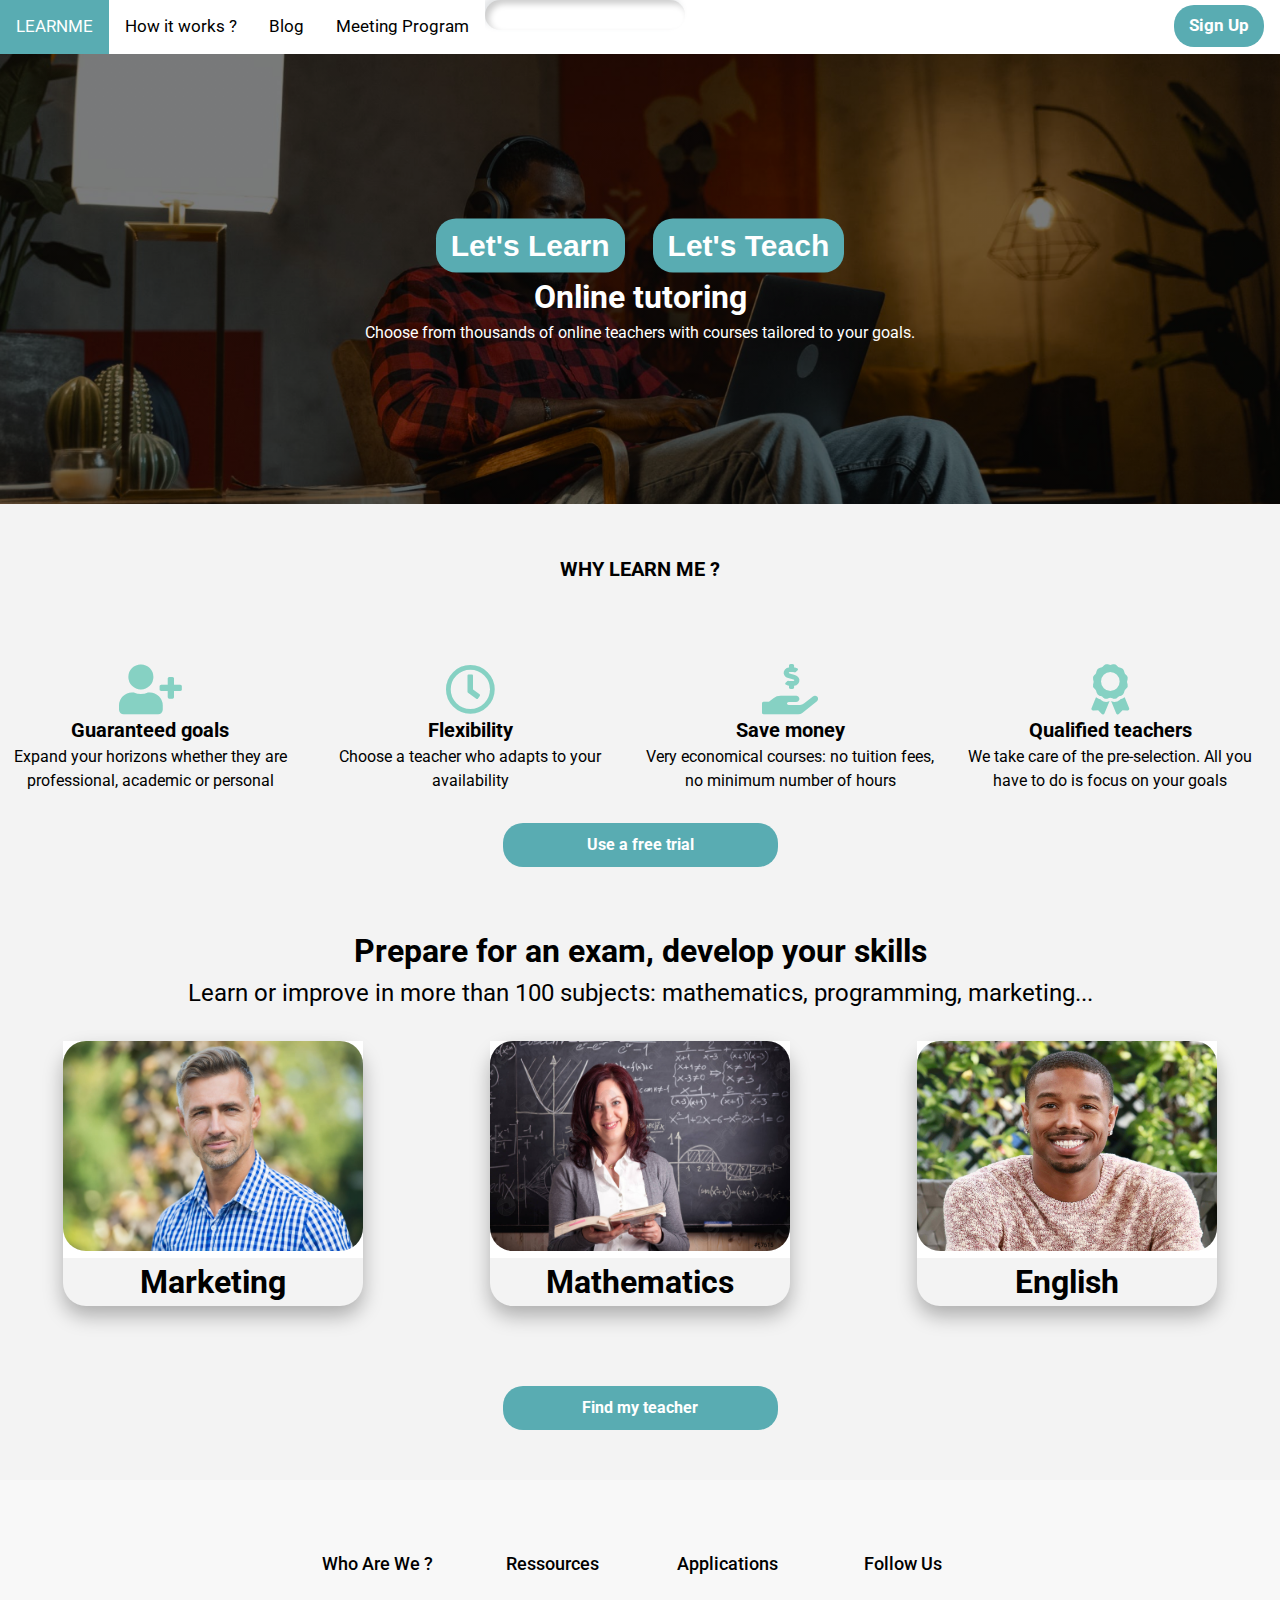
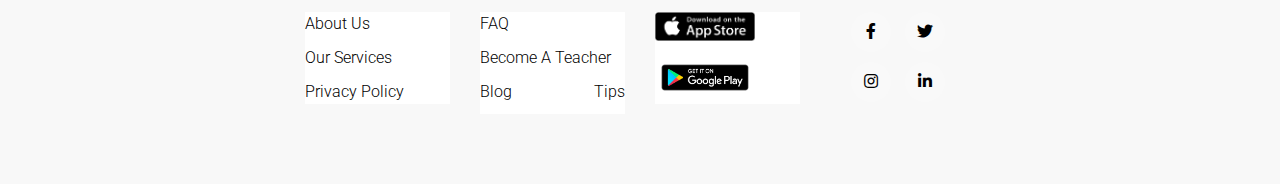
<file: index.html>
<!DOCTYPE html>
<html>
<head>
	<meta charset="utf-8">
	<title></title>
	<link rel="stylesheet" type="text/css" href="CSS/style.css">
    <link href="https://use.fontawesome.com/releases/v5.6.1/css/all.css" rel="stylesheet">
   <link href="https://fonts.googleapis.com/css2?family=Lato&display=swap" rel="stylesheet">
</head>

<header>
    <div class="topnav">
		  <a class="active" href="#home">LEARNME</a>
		  <a href="#about">How it works ?</a>
		  <a href="#contact">Blog</a>
		  <a href="#contact">Meeting Program</a>
		  <a class="button"  href="">Sign Up</a>
		  <!-- <input type="text" placeholder="Search.."> -->
		  <div class="search-container">
        <input type="text" name="search" placeholder="Search..." class="search-input">
 </div>
	</div>
</header>

<body>

	<div class="hero-image">
<div class="hero-text">
    <button class="button">Let's Learn</button>
    <button class="buttton">Let's Teach</button>
    <h1 >Online tutoring</h1>
    <p>Choose from thousands of online teachers with courses tailored to your goals.</p>
  </div>
</div>

<!-- Section bénéfice -->

<section class="benefit">
	<h2 class="h2bénéfice"> Why Learn Me ?</h2>
	<div class="row">
		<div class="item">
			<div class="pic"><i class="fas fa-user-plus"></i></span></div>
				<h3 class="h3bénéfice">Guaranteed goals</h3>
					<p class="pbénéfice">Expand your horizons whether they are professional, academic or personal</p></div>

			<div class="item">
				<div class="pic">
					<i class="far fa-clock"></i></div>
					<h3 class="h3bénéfice">Flexibility</h3>
					<p class="pbénéfice">Choose a teacher who adapts to your availability</p></div>

					<div class="item">
						<div class="pic">
							<i class="fas fa-hand-holding-usd"></i></div>
							<h3 class="h3bénéfice">Save money</h3>
						<p class="pbénéfice">Very economical courses: no tuition fees, no minimum number of hours</p></div>

						<div class="item">
							<div class="pic">
								<i class="fas fa-award"></i></div>
								<h3 class="h3bénéfice">Qualified teachers</h3>
								<p class="pbénéfice">We take care of the pre-selection. All you have to do is focus on your goals</p>
							</div>
	</div>

	<div>
		<a href="" class="free">Use a free trial</a>
	</div>
</section>

<!-- Section card -->

<section>

	<h1 class ='h1teacher'>Prepare for an exam, develop your skills</h1>
  <h2 class="h2teacher">Learn or improve in more than 100 subjects: mathematics, programming, marketing...</h2>

    <div class ='cards'>

      <div class="card">
        <a href=""><img src="images-learnme/prof1.jpg" alt="Dirk LearnMe" style="width:100%"></a>
        <h1>Marketing</h1>
        
      </div>

      <div class="card">
        <a href=""><img src="images-learnme/prof2.jpg" alt="Sophia LearnMe" style="width:100%"></a>
        <h1>Mathematics</h1>
        
      </div>

      <div class="card">
        <a href=""><img src="images-learnme/prof3.jpeg" alt="Hector LearnMe" style="width:100%"></a>
        <h1>English</h1>
        
      </div>

     
      </div>

      <div>
        <a href="" class="find">Find my teacher</a>
      </div>
</section>

<footer class="footer">
     <div class="container">
      <div class="rowfooter">
        <div class="footer-col">
          <h4>Who are we ?</h4>
          <ul>
            <li><a href="#">About us</a></li>
            <li><a href="#">Our services</a></li>
            <li><a href="#">Privacy policy</a></li>
          </ul>
        </div>
        <div class="footer-col">
          <h4>Ressources</h4>
          <ul>
           <li><a href="#">FAQ</a></li>
            <li><a href="#">Become a teacher</a></li>
            <li><a href="#">Blog</a></li>
            <li><a href="#">Tips</a></li>
          </ul>
        </div>
        <div class="footer-col">
          <h4>Applications</h4>
          <ul>
            <li><a href="#"><img src="images-learnme/apple-button.png" width="100px"></a></li>
            <li><a href="#"><img src="images-learnme/google-button.png" width="100px"></a></li>
          </ul>
        </div>
        <div class="footer-col">
          <h4>follow us</h4>
          <div class="social-links">
            <a href="#"><i class="fab fa-facebook-f"></i></a>
            <a href="#"><i class="fab fa-twitter"></i></a>
            <a href="#"><i class="fab fa-instagram"></i></a>
            <a href="#"><i class="fab fa-linkedin-in"></i></a>
          </div>
        </div>
      </div>
     </div>
  </footer>

</body>
</html>
</file>
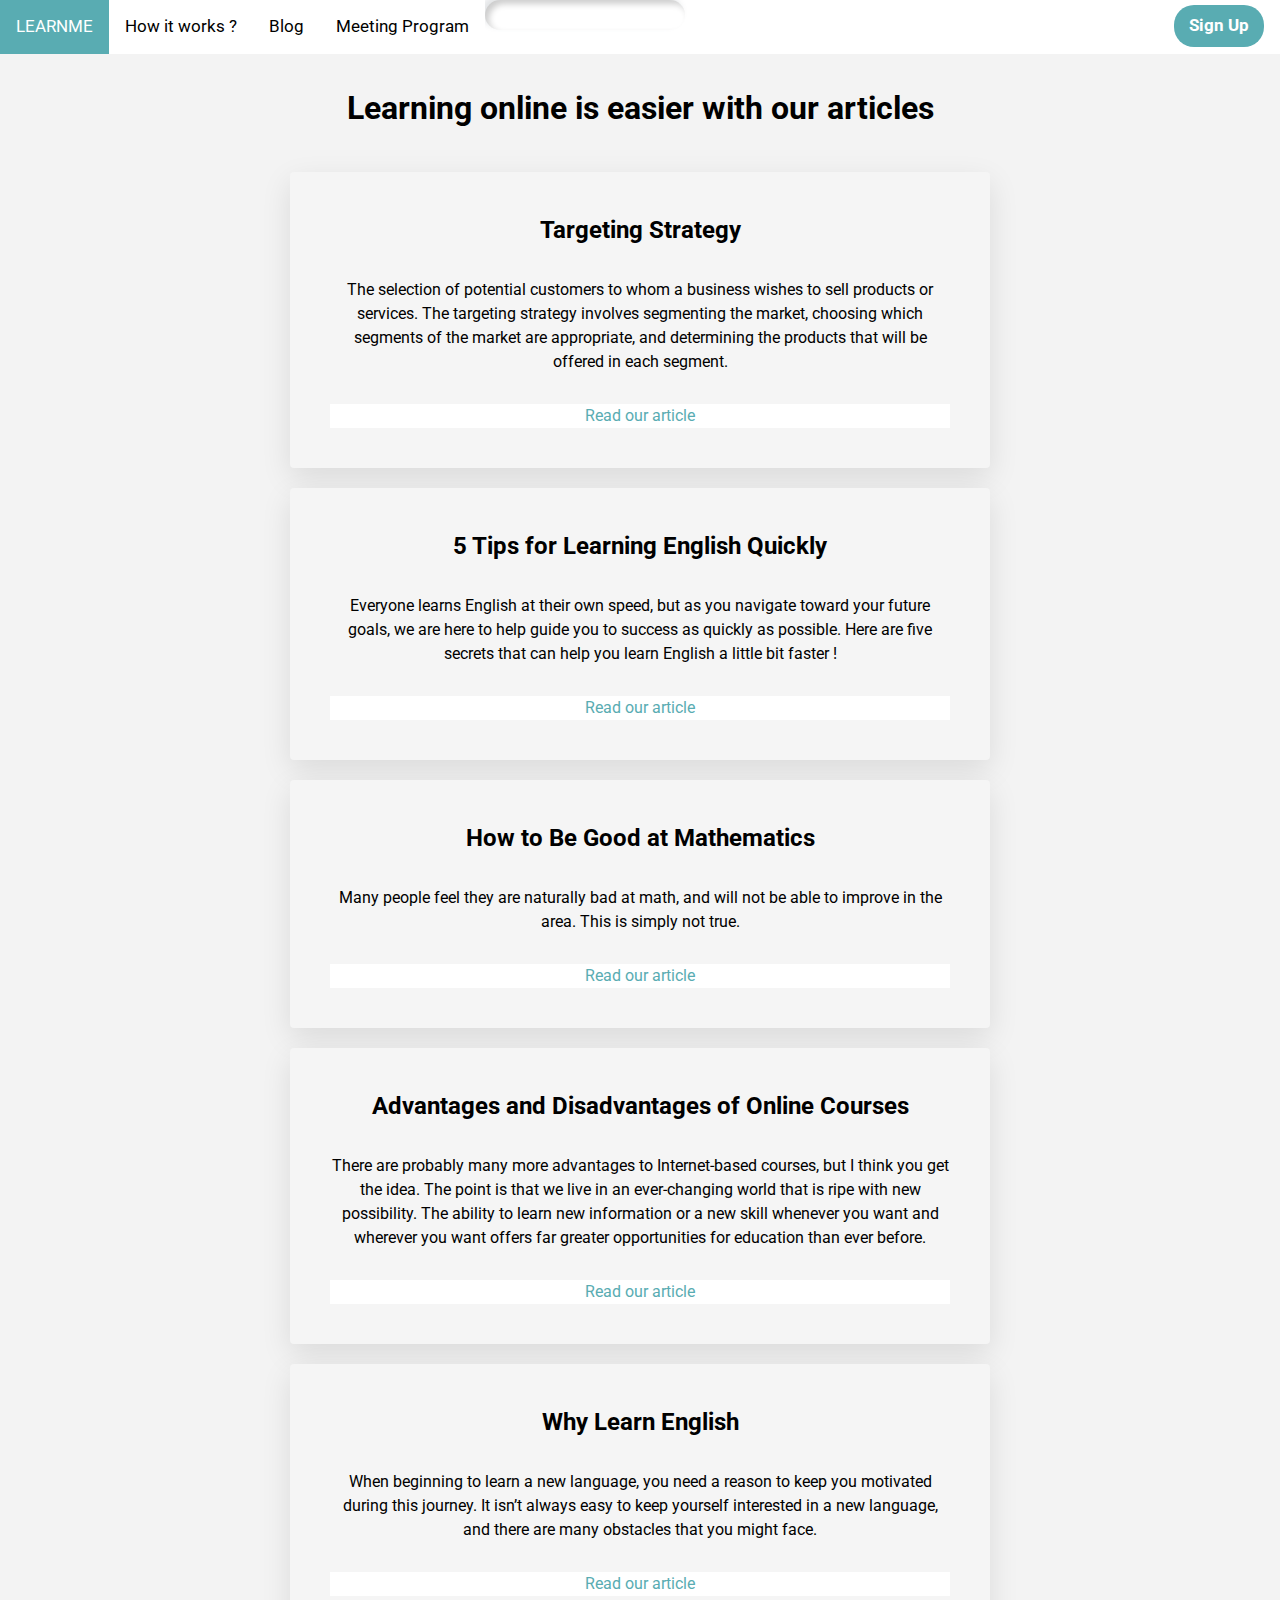
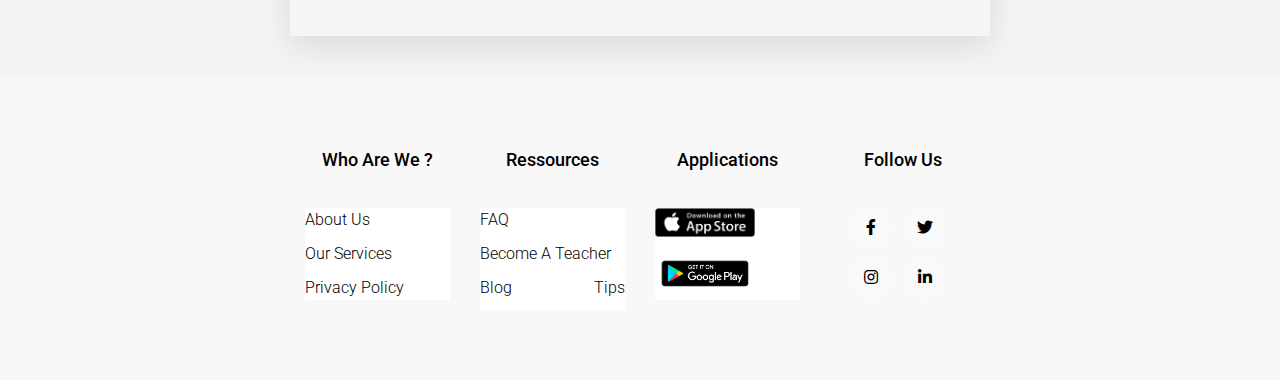
<file: blog.html>
<!DOCTYPE html>
<html>
<head>
	<meta charset="utf-8">
	<title></title>
	<link rel="stylesheet" type="text/css" href="CSS/style.css">
    <link href="https://use.fontawesome.com/releases/v5.6.1/css/all.css" rel="stylesheet">
   <link href="https://fonts.googleapis.com/css2?family=Lato&display=swap" rel="stylesheet">
</head>

<header>
    <div class="topnav">
		  <a class="active" href="#home">LEARNME</a>
		  <a href="#about">How it works ?</a>
		  <a href="#contact">Blog</a>
		  <a href="#contact">Meeting Program</a>
		  <a class="button"  href="">Sign Up</a>
		  <!-- <input type="text" placeholder="Search.."> -->
		  <div class="search-container">
        <input type="text" name="search" placeholder="Search..." class="search-input">
 </div>
	</div>

</header>
<body class="bodyblog">

	<h1 class="h1blog">Learning online is easier with our articles</h1>

	<div class="blog-container">

		<div class="card-blog">
			<h2 class="h2bcardblog">Targeting Strategy</h2>
			<p class="pblog">The selection of potential customers to whom a business wishes to sell products or services. The targeting strategy involves segmenting the market, choosing which segments of the market are appropriate, and determining the products that will be offered in each segment.</p>
			<a href="" class="ablog">Read our article</a>

		</div>

		<div class="card-blog">
			<h2 class="h2bcardblog">5 Tips for Learning English Quickly</h2>
			<p class="pblog">Everyone learns English at their own speed, but as you navigate toward your future goals, we are here to help guide you to success as quickly as possible. Here are five secrets that can help you learn English a little bit faster !</p>
			<a href="" class="ablog">Read our article</a>

		</div>

		<div class="card-blog">
			<h2 class="h2bcardblog">How to Be Good at Mathematics</h2>
			<p class="pblog">Many people feel they are naturally bad at math, and will not be able to improve in the area. This is simply not true.</p>
			<a href="" class="ablog">Read our article</a>

		</div>

		<div class="card-blog">
			<h2 class="h2bcardblog">Advantages and Disadvantages of Online Courses</h2>
			<p class="pblog">There are probably many more advantages to Internet-based courses, but I think you get the idea. The point is that we live in an ever-changing world that is ripe with new possibility. The ability to learn new information or a new skill whenever you want and wherever you want offers far greater opportunities for education than ever before. </p>
			<a href="" class="ablog">Read our article</a>

		</div>

		<div class="card-blog">
			<h2 class="h2bcardblog">Why Learn English</h2>
			<p class="pblog">When beginning to learn a new language, you need a reason to keep you motivated during this journey. It isn’t always easy to keep yourself interested in a new language, and there are many obstacles that you might face.</p>
			<a href="" class="ablog">Read our article</a>

		</div>




	</div>
<footer class="footer">
     <div class="container">
      <div class="rowfooter">
        <div class="footer-col">
          <h4>Who are we ?</h4>
          <ul>
            <li><a href="#">About us</a></li>
            <li><a href="#">Our services</a></li>
            <li><a href="#">Privacy policy</a></li>
          </ul>
        </div>
        <div class="footer-col">
          <h4>Ressources</h4>
          <ul>
           <li><a href="#">FAQ</a></li>
            <li><a href="#">Become a teacher</a></li>
            <li><a href="#">Blog</a></li>
            <li><a href="#">Tips</a></li>
          </ul>
        </div>
        <div class="footer-col">
          <h4>Applications</h4>
          <ul>
            <li><a href="#"><img src="images-learnme/apple-button.png" width="100px"></a></li>
            <li><a href="#"><img src="images-learnme/google-button.png" width="100px"></a></li>
          </ul>
        </div>
        <div class="footer-col">
          <h4>follow us</h4>
          <div class="social-links">
            <a href="#"><i class="fab fa-facebook-f"></i></a>
            <a href="#"><i class="fab fa-twitter"></i></a>
            <a href="#"><i class="fab fa-instagram"></i></a>
            <a href="#"><i class="fab fa-linkedin-in"></i></a>
          </div>
        </div>
      </div>
     </div>
  </footer>

</body>
</html>
</file>
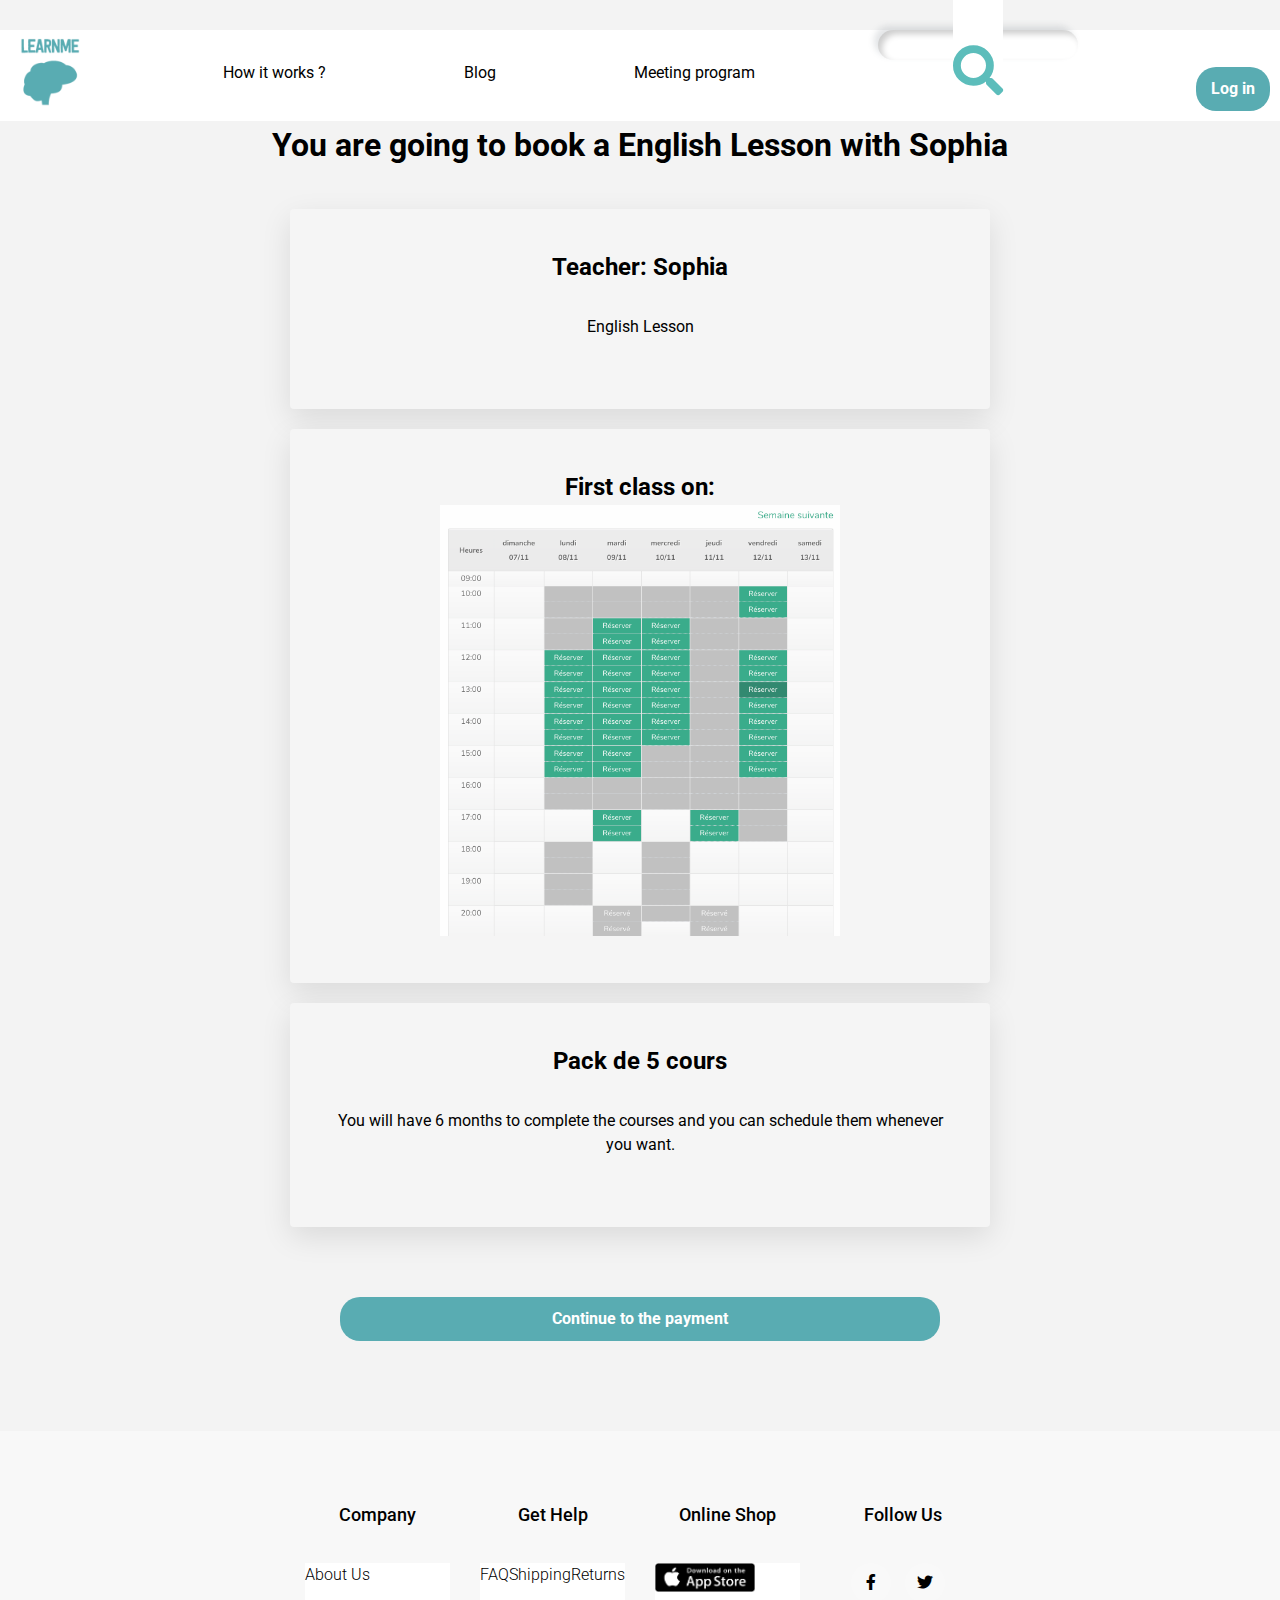
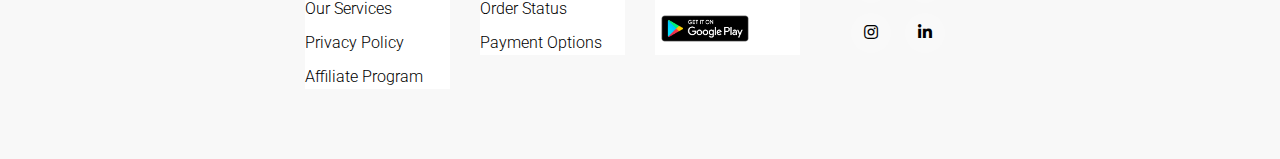
<file: booking-page.html>
<!DOCTYPE html>
<html>
<head>
	<title>Booking Page</title>
	<link rel="stylesheet" type="text/css" href="CSS/style.css">
	<link href="https://use.fontawesome.com/releases/v5.6.1/css/all.css" rel="stylesheet">
    <link href="https://fonts.googleapis.com/css2?family=Lato&display=swap" rel="stylesheet">
</head>

  <header>
    <div class="navbar">
      <ul>
        <li><p><a href=""><img src="images-learnme/learnme.png" width="100px" alt="Learn Me"></a></p></li>
        <li><p style="line-height:65px;"><a href="" class="btn-white-without-border">How it works ?</a></p></li>
        <li><p style="line-height:65px;"><a href="" class="btn-white-without-border">Blog</a></p></li>
        <li><p style="line-height:65px;"><a href="" class="btn-white-without-border">Meeting program</a></p></li>
        <li><p class="search-container"> <input type="text" name="search" placeholder="Search..." class="search-input"> <a href="#" class="search-btn"><i class="fas fa-search"></i></a></p></li>
        <li><p><a href="" id="login-navbar" class="btn-green">Log in</a></p></li>
      </ul>
    </div>
  </header>

<body class="bodyhiw">

	<h1 class="h1hiw">You are going to book a English Lesson with Sophia</h1>

	<div class="hiw-container">

		<div class="step1-hiw">
			<h2 class="h2hiw">Teacher: Sophia</h2>
			<p class="phiw">English Lesson</p>
    </div>
 
    <div class="step2-hiw">
      <h2 class="h2hiw">First class on:</h2>
      <img src="images-learnme/calendar.png" width="400px">
    </div>

    <div class="step3-hiw">
      <h2 class="h2hiw">Pack de 5 cours</h2>
      <p class="phiw">You will have 6 months to complete the courses and you can schedule them whenever you want.</p>
    </div>

    <div class="buttonhiw">
      <p><a href="" class="btn-green">Continue to the payment</a></p>
    </div>

	</div>


<footer class="footer">
     <div class="container">
      <div class="rowfooter">
        <div class="footer-col">
          <h4>company</h4>
          <ul>
            <li><a href="#">about us</a></li>
            <li><a href="#">our services</a></li>
            <li><a href="#">privacy policy</a></li>
            <li><a href="#">affiliate program</a></li>
          </ul>
        </div>
        <div class="footer-col">
          <h4>get help</h4>
          <ul>
            <li><a href="#">FAQ</a></li>
            <li><a href="#">shipping</a></li>
            <li><a href="#">returns</a></li>
            <li><a href="#">order status</a></li>
            <li><a href="#">payment options</a></li>
          </ul>
        </div>
        <div class="footer-col">
          <h4>online shop</h4>
          <ul>
            <li><a href="#"><img src="images-learnme/apple-button.png" width="100px"></a></li>
            <li><a href="#"><img src="images-learnme/google-button.png" width="100px"></a></li>
          </ul>
        </div>
        <div class="footer-col">
          <h4>follow us</h4>
          <div class="social-links">
            <a href="#"><i class="fab fa-facebook-f"></i></a>
            <a href="#"><i class="fab fa-twitter"></i></a>
            <a href="#"><i class="fab fa-instagram"></i></a>
            <a href="#"><i class="fab fa-linkedin-in"></i></a>
          </div>
        </div>
      </div>
     </div>
  </footer>
</body>
</html>
</file>
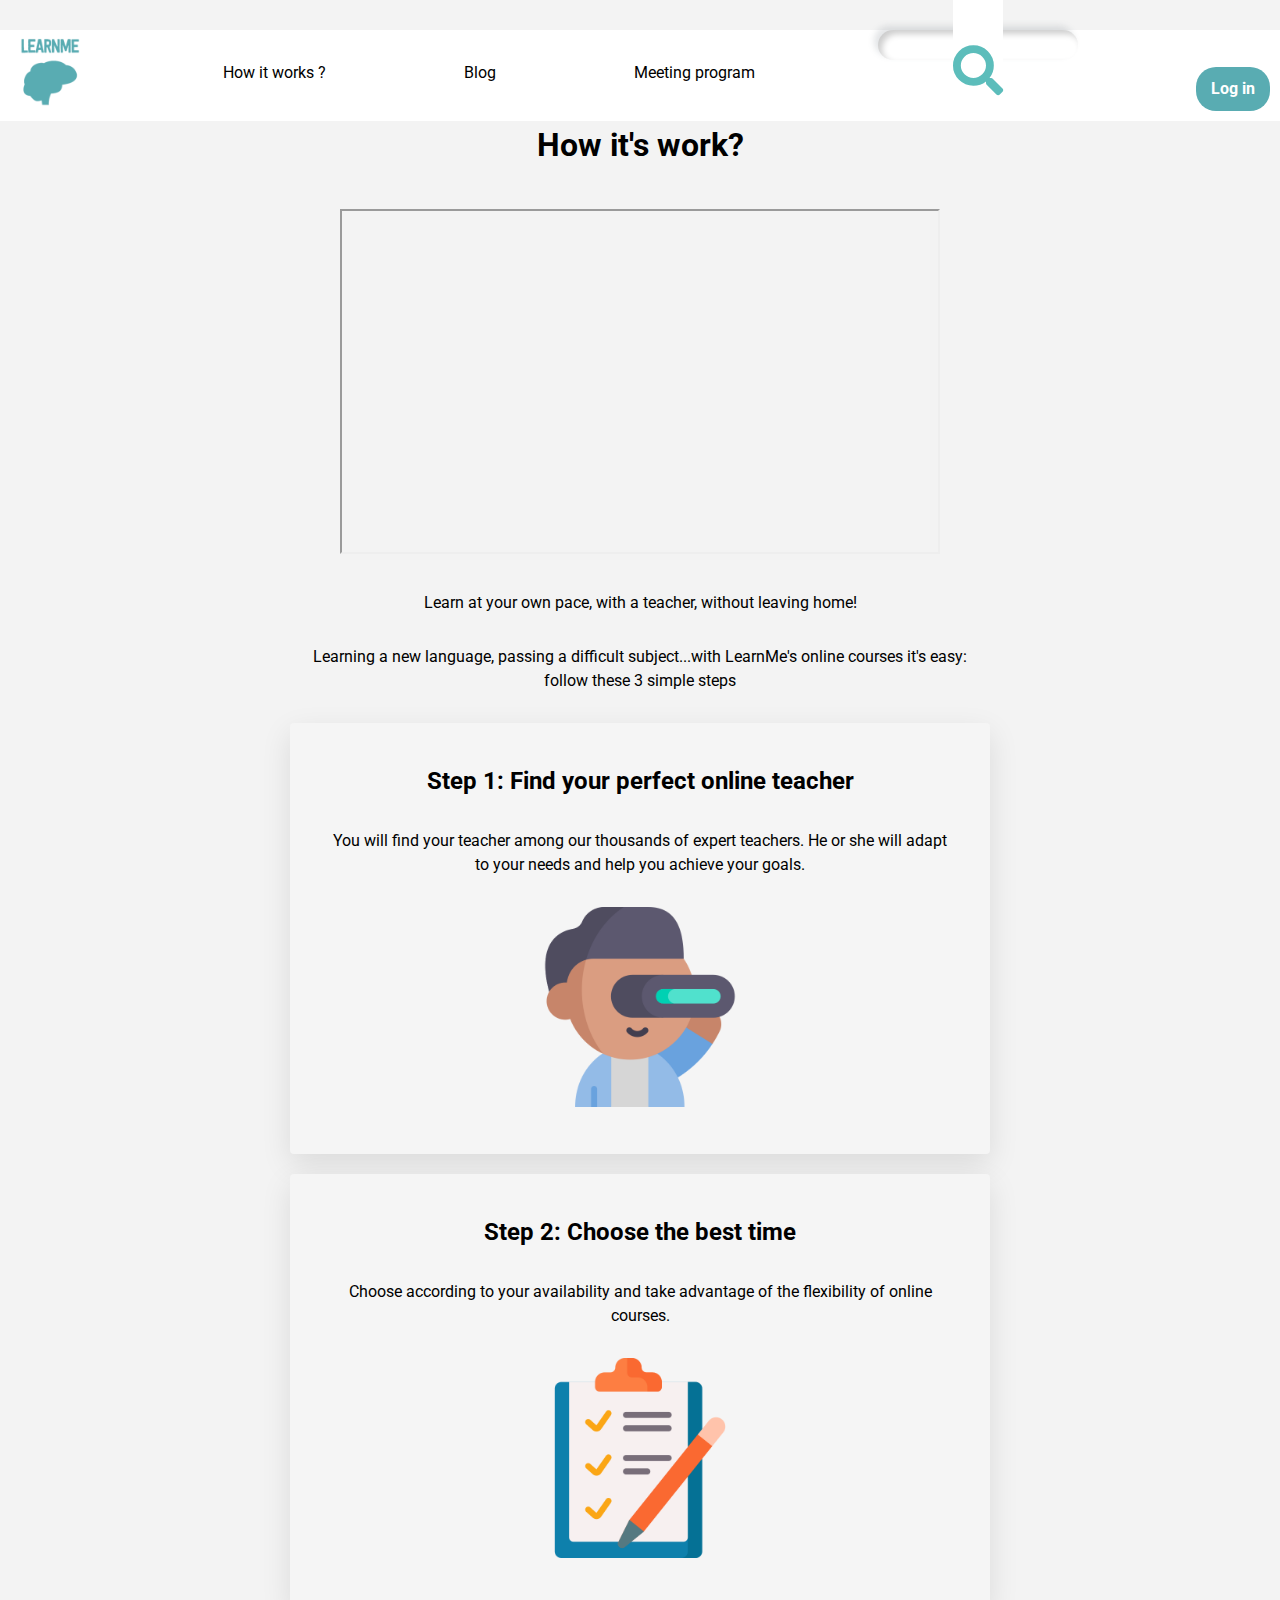
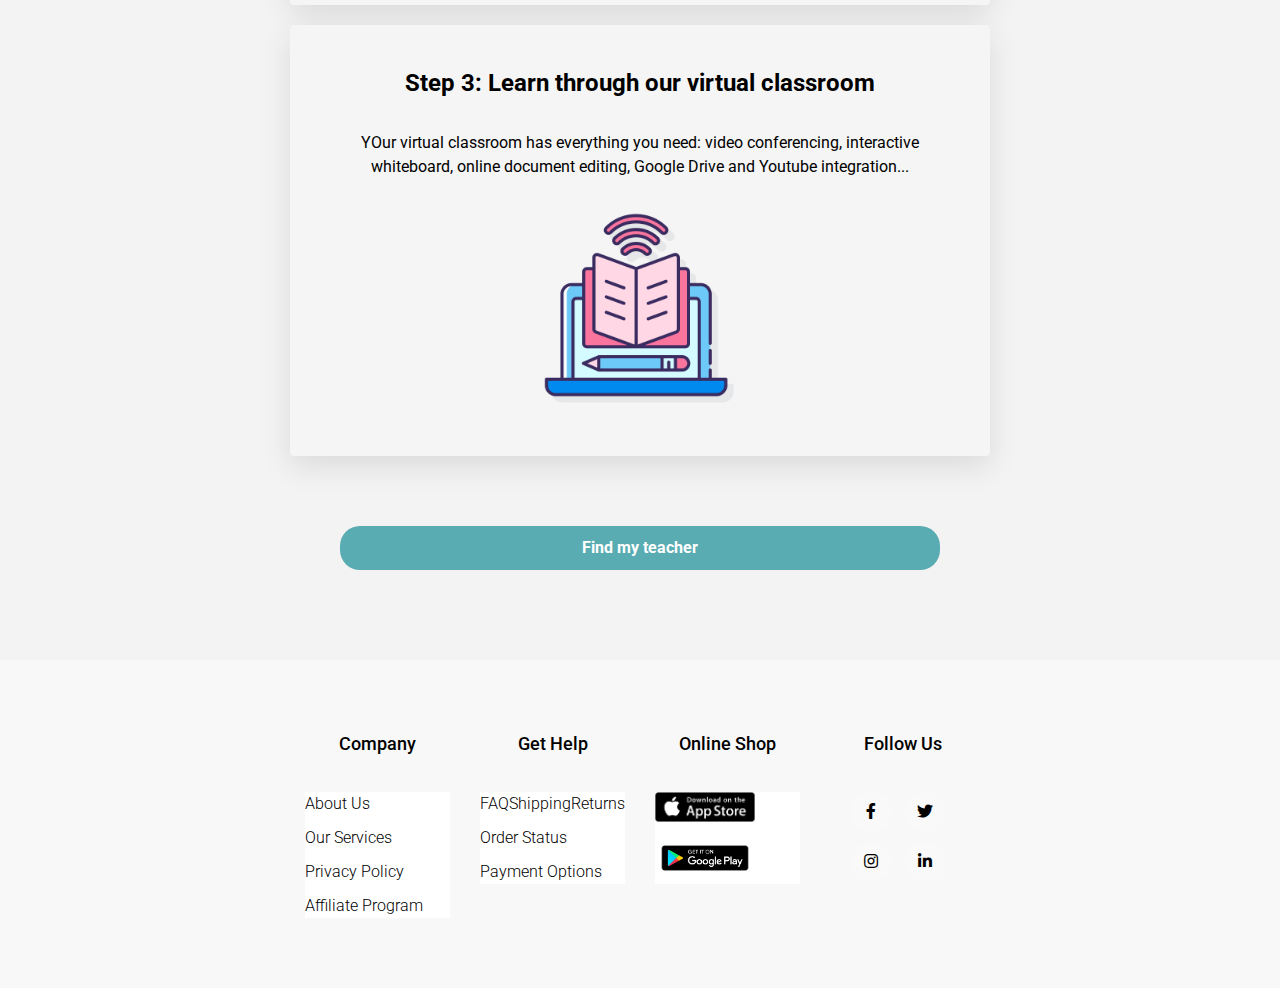
<file: how-it-work.html>
<!DOCTYPE html>
<html>
<head>
	<title>How LearnMe is working?</title>
	<link rel="stylesheet" type="text/css" href="CSS/style.css">
	<link href="https://use.fontawesome.com/releases/v5.6.1/css/all.css" rel="stylesheet">
    <link href="https://fonts.googleapis.com/css2?family=Lato&display=swap" rel="stylesheet">
</head>

  <header>
    <div class="navbar">
      <ul>
        <li><p><a href=""><img src="images-learnme/learnme.png" width="100px" alt="Learn Me"></a></p></li>
        <li><p style="line-height:65px;"><a href="" class="btn-white-without-border">How it works ?</a></p></li>
        <li><p style="line-height:65px;"><a href="" class="btn-white-without-border">Blog</a></p></li>
        <li><p style="line-height:65px;"><a href="" class="btn-white-without-border">Meeting program</a></p></li>
        <li><p class="search-container"> <input type="text" name="search" placeholder="Search..." class="search-input"> <a href="#" class="search-btn"><i class="fas fa-search"></i></a></p></li>
        <li><p><a href="" id="login-navbar" class="btn-green">Log in</a></p></li>
      </ul>
    </div>
  </header>

<body class="bodyhiw">

	<h1 class="h1hiw">How it's work?</h1>

	<div class="hiw-container">

    <div class="card-videohiw">
      <iframe width="600" height="345" src="https://www.youtube.com/embed/2rsI05vBsD4"></iframe>
      <p class="phiw">Learn at your own pace, with a teacher, without leaving home!</p> 
      <p class="phiw">Learning a new language, passing a difficult subject...with LearnMe's online courses it's easy: follow these 3 simple steps</p>
    </div>

		<div class="step1-hiw">
			<h2 class="h2hiw">Step 1: Find your perfect online teacher</h2>
			<p class="phiw">You will find your teacher among our thousands of expert teachers. He or she will adapt to your needs and help you achieve your goals.</p>
      <img src="images-learnme/step1.png" width="200px">
    </div>
 
    <div class="step2-hiw">
      <h2 class="h2hiw">Step 2: Choose the best time</h2>
      <p class="phiw">Choose according to your availability and take advantage of the flexibility of online courses.</p>
      <img src="images-learnme/step2.png" width="200px">
    </div>

    <div class="step3-hiw">
      <h2 class="h2hiw">Step 3: Learn through our virtual classroom</h2>
      <p class="phiw">YOur virtual classroom has everything you need: video conferencing, interactive whiteboard, online document editing, Google Drive and Youtube integration...</p>
      <img src="images-learnme/step3.png" width="200px">
    </div>

    <div class="buttonhiw">
      <p><a href="" class="btn-green">Find my teacher</a></p>
    </div>

	</div>


<footer class="footer">
     <div class="container">
      <div class="rowfooter">
        <div class="footer-col">
          <h4>company</h4>
          <ul>
            <li><a href="#">about us</a></li>
            <li><a href="#">our services</a></li>
            <li><a href="#">privacy policy</a></li>
            <li><a href="#">affiliate program</a></li>
          </ul>
        </div>
        <div class="footer-col">
          <h4>get help</h4>
          <ul>
            <li><a href="#">FAQ</a></li>
            <li><a href="#">shipping</a></li>
            <li><a href="#">returns</a></li>
            <li><a href="#">order status</a></li>
            <li><a href="#">payment options</a></li>
          </ul>
        </div>
        <div class="footer-col">
          <h4>online shop</h4>
          <ul>
            <li><a href="#"><img src="images-learnme/apple-button.png" width="100px"></a></li>
            <li><a href="#"><img src="images-learnme/google-button.png" width="100px"></a></li>
          </ul>
        </div>
        <div class="footer-col">
          <h4>follow us</h4>
          <div class="social-links">
            <a href="#"><i class="fab fa-facebook-f"></i></a>
            <a href="#"><i class="fab fa-twitter"></i></a>
            <a href="#"><i class="fab fa-instagram"></i></a>
            <a href="#"><i class="fab fa-linkedin-in"></i></a>
          </div>
        </div>
      </div>
     </div>
  </footer>
</body>
</html>
</file>
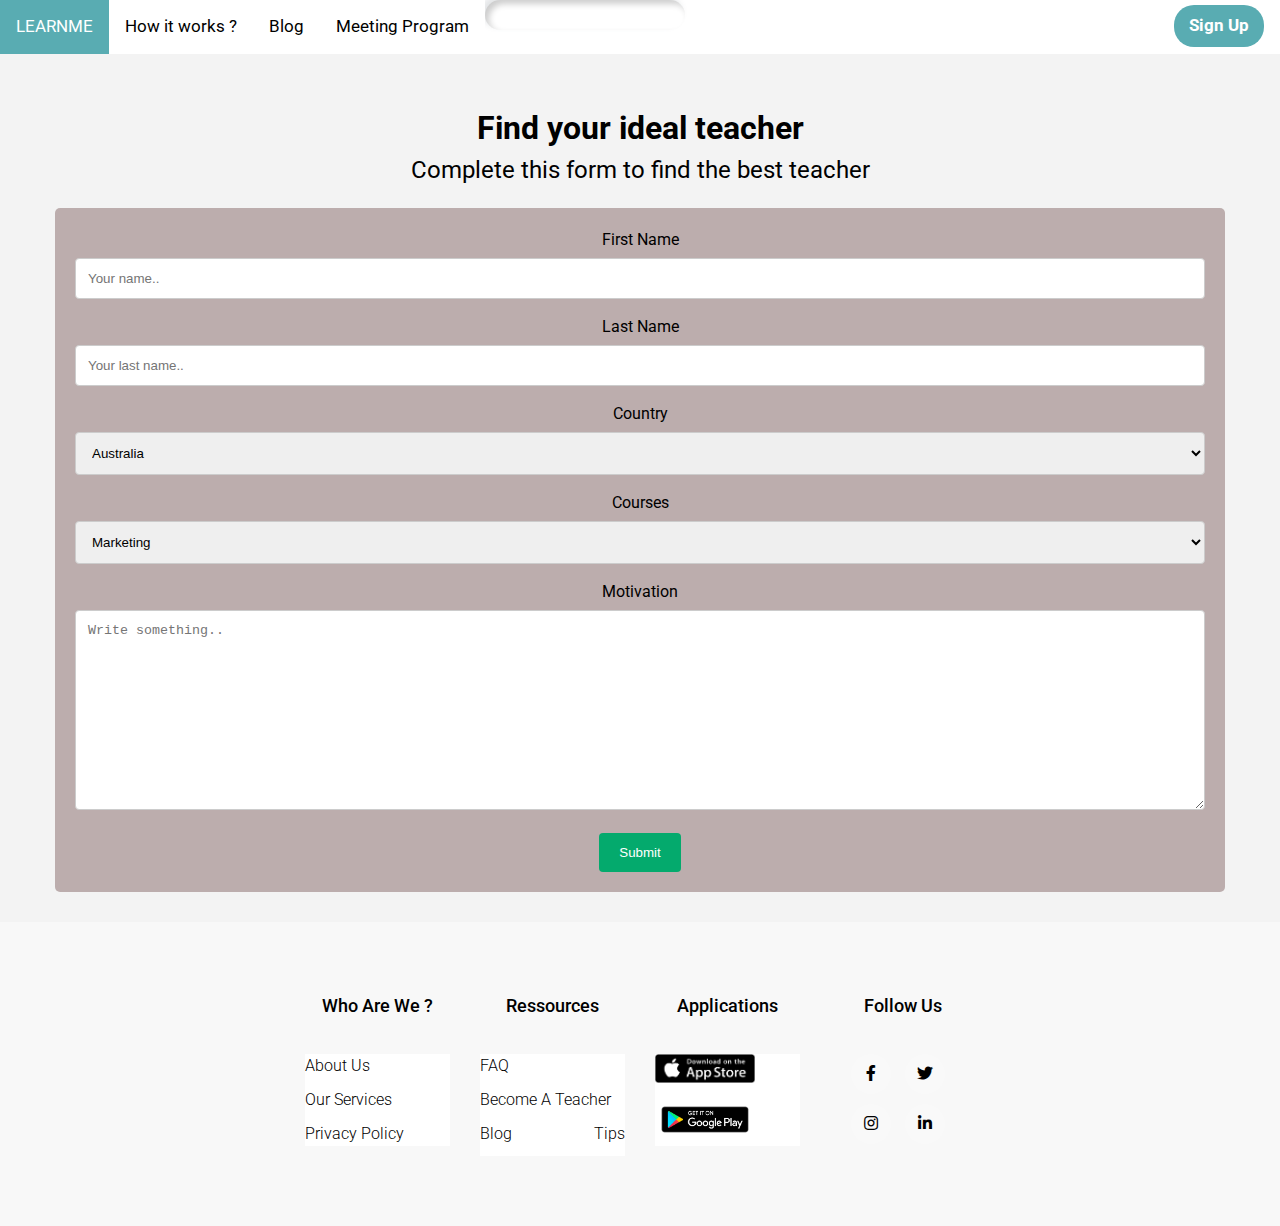
<file: search-teacher.html>
<!DOCTYPE html>
<html>
<head>
	<meta charset="utf-8">
	<title></title>
	<link rel="stylesheet" type="text/css" href="CSS/style.css">
    <link href="https://use.fontawesome.com/releases/v5.6.1/css/all.css" rel="stylesheet">
   <link href="https://fonts.googleapis.com/css2?family=Lato&display=swap" rel="stylesheet">
</head>

<header>
    <div class="topnav">
      <a class="active" href="#home">LEARNME</a>
      <a href="#about">How it works ?</a>
      <a href="#contact">Blog</a>
      <a href="#contact">Meeting Program</a>
      <a class="button"  href="">Sign Up</a>
      <!-- <input type="text" placeholder="Search.."> -->
      <div class="search-container">
        <input type="text" name="search" placeholder="Search..." class="search-input">
 </div>
  </div>

</header>

<body>

  <h1 class="h1form">Find your ideal teacher</h1>

  <h2 class="h2form">Complete this form to find the best teacher</h2>

	<div class="containerf">
  <form action="action_page.php">

    <label for="fname">First Name</label>
    <input type="text" id="fname" name="firstname" placeholder="Your name.." class="inputblog">

    <label for="lname">Last Name</label>
    <input type="text" id="lname" name="lastname" placeholder="Your last name.." class="inputblog">

    <label for="country">Country</label>
    <select id="country" name="country">
      <option value="australia">Australia</option>
      <option value="canada">Canada</option>
      <option value="usa">USA</option>
       <option value="usa">France</option>
        <option value="usa">United Kingdom</option>
         <option value="usa">Belgium</option>
    </select>

        <label for="country">Courses</label>
    <select id="country" name="country">
      <option value="australia">Marketing</option>
      <option value="canada">English</option>
      <option value="usa">Mathematics</option>
    </select>

    <label for="subject">Motivation</label>
    <textarea id="subject" name="subject" placeholder="Write something.." style="height:200px"></textarea>

    <input type="submit" value="Submit" class="inputblog">

  </form>
</div>


<footer class="footer">
     <div class="container">
      <div class="rowfooter">
        <div class="footer-col">
          <h4>Who are we ?</h4>
          <ul>
            <li><a href="#">About us</a></li>
            <li><a href="#">Our services</a></li>
            <li><a href="#">Privacy policy</a></li>
          </ul>
        </div>
        <div class="footer-col">
          <h4>Ressources</h4>
          <ul>
           <li><a href="#">FAQ</a></li>
            <li><a href="#">Become a teacher</a></li>
            <li><a href="#">Blog</a></li>
            <li><a href="#">Tips</a></li>
          </ul>
        </div>
        <div class="footer-col">
          <h4>Applications</h4>
          <ul>
            <li><a href="#"><img src="images-learnme/apple-button.png" width="100px"></a></li>
            <li><a href="#"><img src="images-learnme/google-button.png" width="100px"></a></li>
          </ul>
        </div>
        <div class="footer-col">
          <h4>follow us</h4>
          <div class="social-links">
            <a href="#"><i class="fab fa-facebook-f"></i></a>
            <a href="#"><i class="fab fa-twitter"></i></a>
            <a href="#"><i class="fab fa-instagram"></i></a>
            <a href="#"><i class="fab fa-linkedin-in"></i></a>
          </div>
        </div>
      </div>
     </div>
  </footer>

</body>
</html>
</file>
<file: CSS/style.css>
@import url("https://fonts.googleapis.com/css2?family=Open+Sans+Condensed:wght@300;700&family=Roboto:ital,wght@0,400;1,400;1,500&display=swap");
@import url("components/container.css");
@import url("components/button.css");
@import url("components/banner.css");
@import url("components/card.css");
@import url("components/navbar.css");
@import url("components/footer.css");
@import url("components/hiw.css");
@import url("components/benefit.css");
@import url("components/form.css");
@import url("components/navbar2.css");
@import url("components/box-article.css");
@import url("components/teacher-index.css");
@import url("components/box-article.css");

body {
	font family : 'Open Sans Condensed', sans-serif;
	font size: 18px;
	text-align: center
}
h1,h2,h3 {
	font-family: 'Roboto', serif;
	font-weight: bold;
}

a {
	text-decoration: none;
}

.h1-form {
  font-family: 'Roboto', serif;
  font-weight: bold;
  text-align: center;
  font-size: 30px;
}

.img-circle {
border-radius: 50%;
}

.team {
  border: 2px solid #555;
  border-radius: 1%;
  margin-top: 150px;
  margin-left: 11px;
}

@media (max-width: 960px) {
  .container {
    width: 700px;
  }
}
@media (max-width: 720px) {
  .container {
    width: 500px;
  }
}
@media (max-width: 540px) {
  .container {
    width: 300px;
  }
}
</file>
